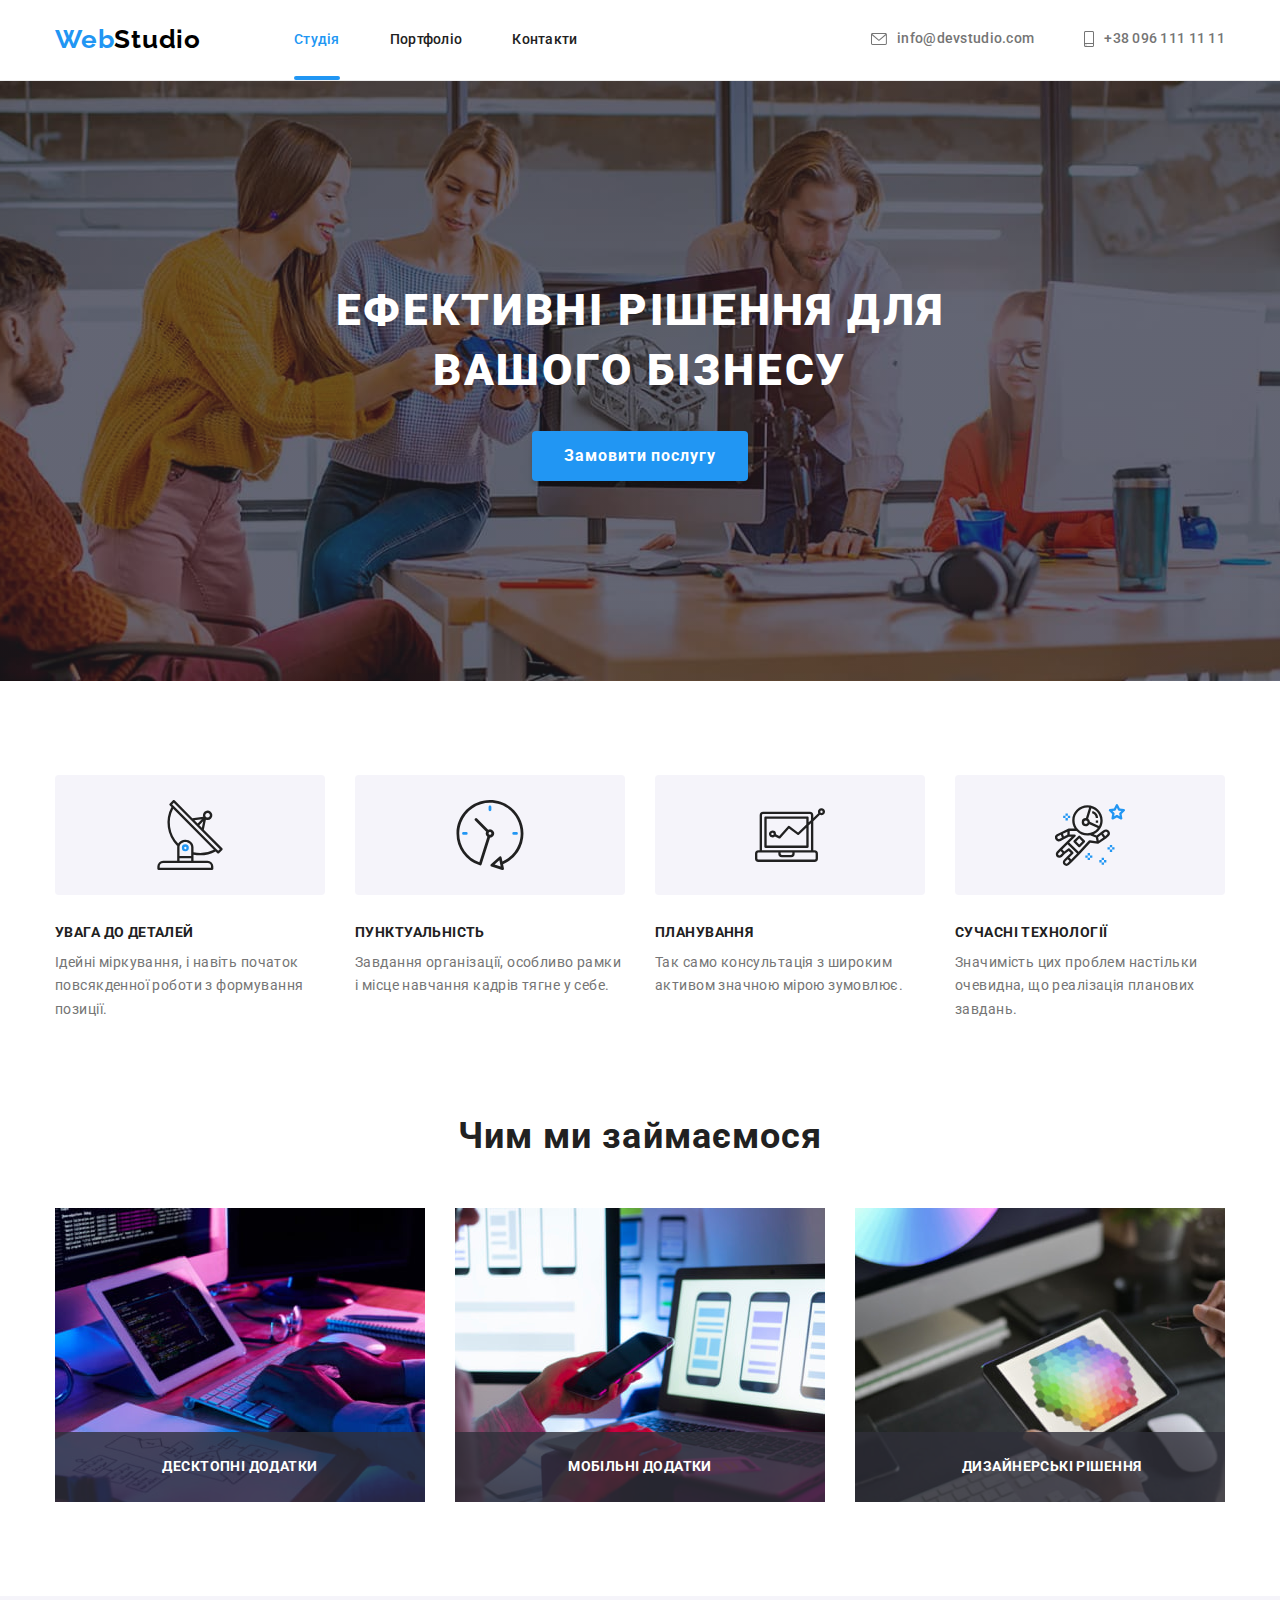
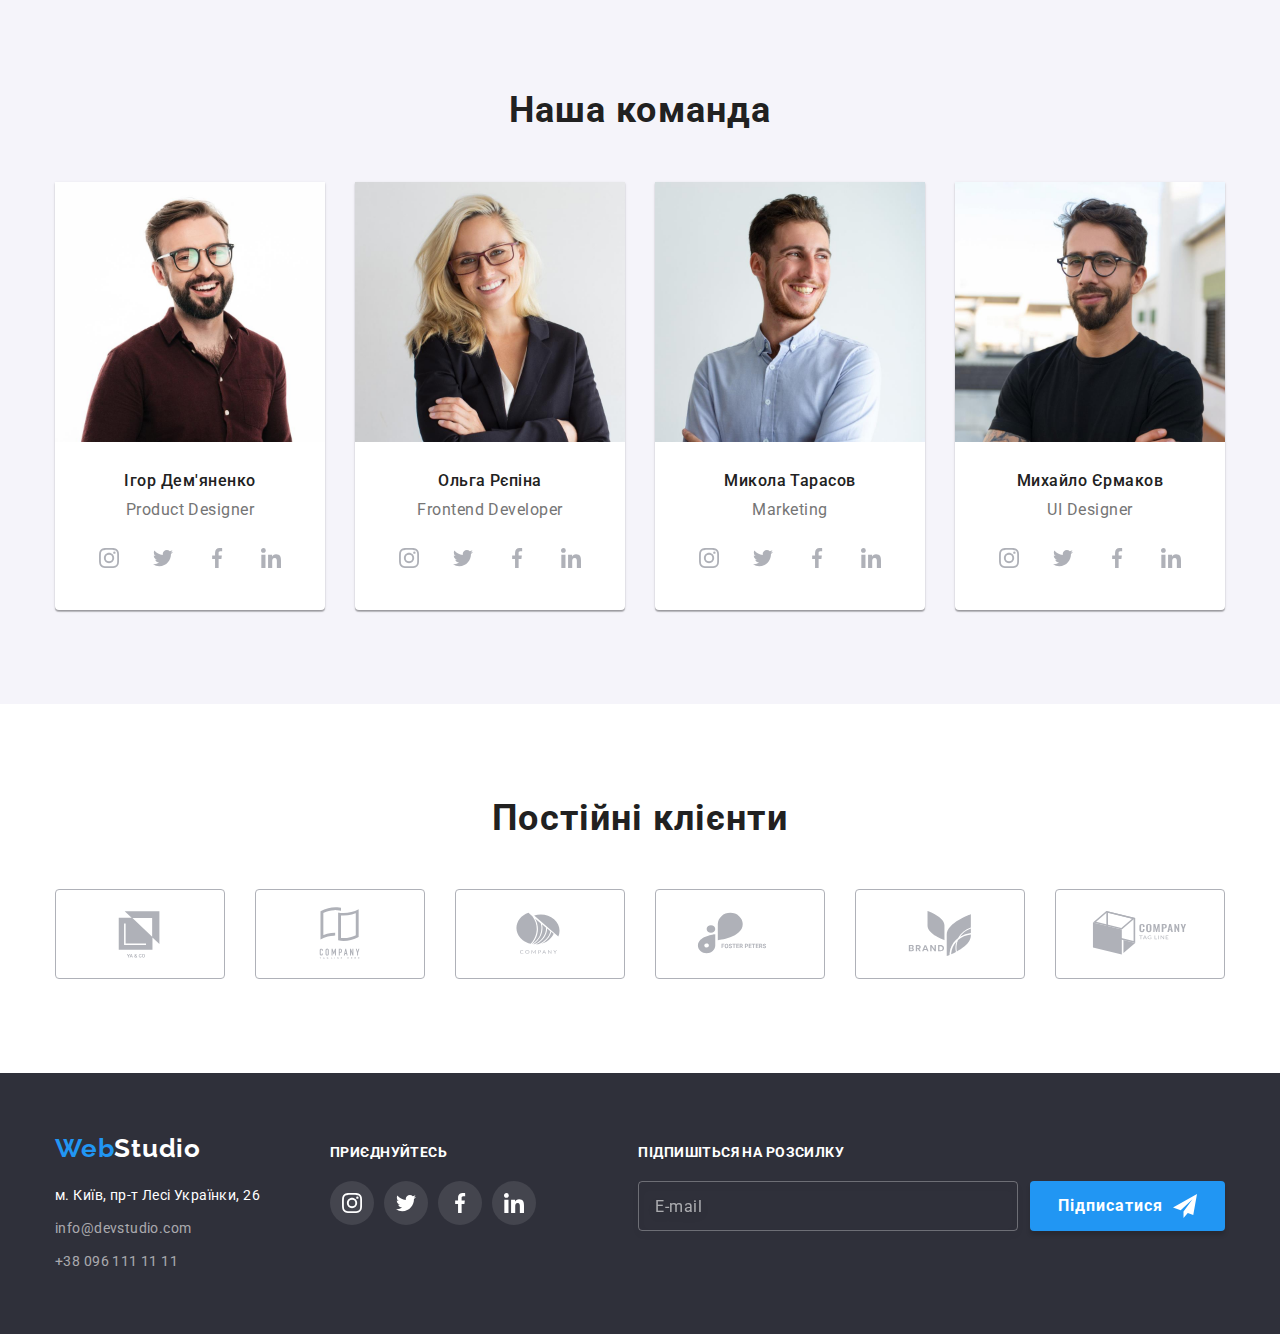
<file: index.html>
<!DOCTYPE html>
<html lang="uk">
  <head>
    <meta charset="UTF-8" />
    <meta http-equiv="X-UA-Compatible" content="IE=edge" />
    <meta name="viewport" content="width=device-width, initial-scale=1.0" />
    <title>WebStudio</title>
    <link rel="preconnect" href="https://fonts.googleapis.com" />
    <link rel="preconnect" href="https://fonts.gstatic.com" crossorigin />
    <link
      href="https://fonts.googleapis.com/css2?family=Raleway:wght@700&family=Roboto:wght@400;500;700;900&display=swap"
      rel="stylesheet"
    />
    <link
      rel="stylesheet"
      href="https://cdnjs.cloudflare.com/ajax/libs/modern-normalize/1.1.0/modern-normalize.min.css"
    />
    <link rel="stylesheet" href="./css/styles.css" />
  </head>

  <body>
    <header class="header">
      <div class="container header-container">
        <div class="logo-container">
          <a class="header-logo link" href="./index.html"
            >Web<span class="header-accent">Studio</span></a
          >
        </div>

        <nav class="header-nav">
          <ul class="header-list list">
            <li class="header-item">
              <a class="current link" href="./index.html">Студія</a>
            </li>
            <li class="header-item">
              <a class="header-link link" href="./portfolio.html">Портфоліо</a>
            </li>
            <li class="header-item">
              <a class="header-link link" href="#">Контакти</a>
            </li>
          </ul>
        </nav>

        <ul class="header-list list">
          <li class="header-item">
            <a class="header-mail link" href="mailto:info@devstudio.com"
              ><svg class="mail-icon" width="16px" height="12px">
                <use href="./img/icons.svg#icon-mail"></use>
              </svg>
              info@devstudio.com</a
            >
          </li>

          <li class="header-item">
            <a class="header-tel link" href="tel:+380961111111">
              <svg class="tel-icon" width="10px" height="16px">
                <use href="./img/icons.svg#icon-tel"></use>
              </svg>
              +38 096 111 11 11</a
            >
          </li>
        </ul>
      </div>
    </header>

    <main>
      <section class="hero">
        <div class="container hero-container">
          <h1 class="hero-title">
            Ефективні рішення для<br />
            вашого бізнесу
          </h1>
          <button class="hero-btn" type="button" data-modal-open>Замовити послугу</button>
        </div>
      </section>

      <section class="skills">
        <div class="container">
          <!--це тимчасовий заголовок-->
          <h2 class="visually-hidden">Skills</h2>

          <ul class="skills-list list">
            <li class="skills-item icon-antenna">
              <h3 class="title">Увага до деталей</h3>
              <p class="skills-text">
                Ідейні міркування, і навіть початок повсякденної роботи з формування позиції.
              </p>
            </li>

            <li class="skills-item icon-clock">
              <h3 class="title">Пунктуальність</h3>
              <p class="skills-text">
                Завдання організації, особливо рамки і місце навчання кадрів тягне у себе.
              </p>
            </li>

            <li class="skills-item icon-vector">
              <h3 class="title">Планування</h3>
              <p class="skills-text">
                Так само консультація з широким активом значною мірою зумовлює.
              </p>
            </li>

            <li class="skills-item icon-astronaut">
              <h3 class="title">Сучасні технології</h3>
              <p class="skills-text">
                Значимість цих проблем настільки очевидна, що реалізація планових завдань.
              </p>
            </li>
          </ul>
        </div>
      </section>

      <section class="hard-skills">
        <div class="container">
          <h2 class="section-title">Чим ми займаємося</h2>
          <ul class="hard-skills-list list">
            <li class="hard-skills-item hard-skills-thumb">
              <img
                class="hard-skills-img"
                src="./img/img2.jpg"
                alt="дизайн"
                width="370"
                height="294"
              />
              <p class="label">десктопні додатки</p>
            </li>

            <li class="hard-skills-item hard-skills-thumb">
              <img
                class="hard-skills-img"
                src="./img/img1.jpg"
                alt="програмування"
                width="370"
                height="294"
              />
              <p class="label">мобільні додатки</p>
            </li>
            <li class="hard-skills-item hard-skills-thumb">
              <img
                class="hard-skills-img"
                src="./img/img3.jpg"
                alt="колір"
                width="370"
                height="294"
              />
              <p class="label">дизайнерські рішення</p>
            </li>
          </ul>
        </div>
      </section>

      <section class="team">
        <div class="container">
          <h2 class="section-title">Наша команда</h2>
          <ul class="team-list list">
            <li class="team-item">
              <img
                class="team-img"
                src="./img/img4.jpg"
                alt="спеціалісти"
                width="270"
                height="260"
              />
              <div class="card-content">
                <h3 class="title">Ігор Дем'яненко</h3>
                <p class="team-text">Product Designer</p>
                <ul class="team-soc-list list">
                  <li class="team-soc-item">
                    <a
                      href=""
                      target="_blank"
                      rel="noopener noreferrer nofollow"
                      class="team-soc-link link"
                    >
                      <svg class="team-soc-icon" width="20" height="20">
                        <use href="./img/icons.svg#icon-instagram"></use>
                      </svg>
                    </a>
                  </li>

                  <li class="team-soc-item">
                    <a
                      href=""
                      target="_blank"
                      rel="noopener noreferrer nofollow"
                      class="team-soc-link link"
                    >
                      <svg class="team-soc-icon" width="20" height="20">
                        <use href="./img/icons.svg#icon-twitter"></use>
                      </svg>
                    </a>
                  </li>

                  <li class="team-soc-item">
                    <a
                      href=""
                      target="_blank"
                      rel="noopener noreferrer nofollow"
                      class="team-soc-link link"
                    >
                      <svg class="team-soc-icon" width="20" height="20">
                        <use href="./img/icons.svg#icon-facebook"></use>
                      </svg>
                    </a>
                  </li>

                  <li class="team-soc-item">
                    <a
                      href=""
                      target="_blank"
                      rel="noopener noreferrer nofollow"
                      class="team-soc-link link"
                    >
                      <svg class="team-soc-icon" width="20" height="20">
                        <use href="./img/icons.svg#icon-linkedin"></use>
                      </svg>
                    </a>
                  </li>
                </ul>
              </div>
            </li>

            <li class="team-item">
              <img
                class="team-img"
                src="./img/img5.jpg"
                alt="спеціалісти"
                width="270"
                height="260"
              />
              <div class="card-content">
                <h3 class="title">Ольга Рєпіна</h3>
                <p class="team-text">Frontend Developer</p>
                <ul class="team-soc-list list">
                  <li class="team-soc-item">
                    <a
                      href=""
                      target="_blank"
                      rel="noopener noreferrer nofollow"
                      class="team-soc-link link"
                    >
                      <svg class="team-soc-icon" width="20" height="20">
                        <use href="./img/icons.svg#icon-instagram"></use>
                      </svg>
                    </a>
                  </li>
                  <li class="team-soc-item">
                    <a
                      href=""
                      target="_blank"
                      rel="noopener noreferrer nofollow"
                      class="team-soc-link link"
                    >
                      <svg class="team-soc-icon" width="20" height="20">
                        <use href="./img/icons.svg#icon-twitter"></use>
                      </svg>
                    </a>
                  </li>
                  <li class="team-soc-item">
                    <a
                      href=""
                      target="_blank"
                      rel="noopener noreferrer nofollow"
                      class="team-soc-link link"
                    >
                      <svg class="team-soc-icon" width="20" height="20">
                        <use href="./img/icons.svg#icon-facebook"></use>
                      </svg>
                    </a>
                  </li>
                  <li class="team-soc-item">
                    <a
                      href=""
                      target="_blank"
                      rel="noopener noreferrer nofollow"
                      class="team-soc-link link"
                    >
                      <svg class="team-soc-icon" width="20" height="20">
                        <use href="./img/icons.svg#icon-linkedin"></use>
                      </svg>
                    </a>
                  </li>
                </ul>
              </div>
            </li>
            <li class="team-item">
              <img
                class="team-img"
                src="./img/img6.jpg"
                alt="спеціалісти"
                width="270"
                height="260"
              />
              <div class="card-content">
                <h3 class="title">Микола Тарасов</h3>
                <p class="team-text">Marketing</p>
                <ul class="team-soc-list list">
                  <li class="team-soc-item">
                    <a
                      href=""
                      target="_blank"
                      rel="noopener noreferrer nofollow"
                      class="team-soc-link link"
                    >
                      <svg class="team-soc-icon" width="20" height="20">
                        <use href="./img/icons.svg#icon-instagram"></use>
                      </svg>
                    </a>
                  </li>
                  <li class="team-soc-item">
                    <a
                      href=""
                      target="_blank"
                      rel="noopener noreferrer nofollow"
                      class="team-soc-link link"
                    >
                      <svg class="team-soc-icon" width="20" height="20">
                        <use href="./img/icons.svg#icon-twitter"></use>
                      </svg>
                    </a>
                  </li>
                  <li class="team-soc-item">
                    <a
                      href=""
                      target="_blank"
                      rel="noopener noreferrer nofollow"
                      class="team-soc-link link"
                    >
                      <svg class="team-soc-icon" width="20" height="20">
                        <use href="./img/icons.svg#icon-facebook"></use>
                      </svg>
                    </a>
                  </li>
                  <li class="team-soc-item">
                    <a
                      href=""
                      target="_blank"
                      rel="noopener noreferrer nofollow"
                      class="team-soc-link link"
                    >
                      <svg class="team-soc-icon" width="20" height="20">
                        <use href="./img/icons.svg#icon-linkedin"></use>
                      </svg>
                    </a>
                  </li>
                </ul>
              </div>
            </li>
            <li class="team-item">
              <img
                class="team-img"
                src="./img/img7.jpg"
                alt="спеціалісти"
                width="270"
                height="260"
              />
              <div class="card-content">
                <h3 class="title">Михайло Єрмаков</h3>
                <p class="team-text">UI Designer</p>
                <ul class="team-soc-list list">
                  <li class="team-soc-item">
                    <a
                      href=""
                      target="_blank"
                      rel="noopener noreferrer nofollow"
                      class="team-soc-link link"
                    >
                      <svg class="team-soc-icon" width="20" height="20">
                        <use href="./img/icons.svg#icon-instagram"></use>
                      </svg>
                    </a>
                  </li>
                  <li class="team-soc-item">
                    <a
                      href=""
                      target="_blank"
                      rel="noopener noreferrer nofollow"
                      class="team-soc-link link"
                    >
                      <svg class="team-soc-icon" width="20" height="20">
                        <use href="./img/icons.svg#icon-twitter"></use>
                      </svg>
                    </a>
                  </li>
                  <li class="team-soc-item">
                    <a
                      href=""
                      target="_blank"
                      rel="noopener noreferrer nofollow"
                      class="team-soc-link link"
                    >
                      <svg class="team-soc-icon" width="20" height="20">
                        <use href="./img/icons.svg#icon-facebook"></use>
                      </svg>
                    </a>
                  </li>
                  <li class="team-soc-item">
                    <a
                      href=""
                      target="_blank"
                      rel="noopener noreferrer nofollow"
                      class="team-soc-link link"
                    >
                      <svg class="team-soc-icon" width="20" height="20">
                        <use href="./img/icons.svg#icon-linkedin"></use>
                      </svg>
                    </a>
                  </li>
                </ul>
              </div>
            </li>
          </ul>
        </div>
      </section>

      <section class="customers">
        <div class="container">
          <h2 class="customers-title">Постійні клієнти</h2>

          <ul class="customers-list list">
            <li class="customers-item">
              <a href="" class="customers-link link company1"
                ><svg class="customers-icon" width="106px" height="60px">
                  <use href="./img/icons.svg#icon-company1"></use>
                </svg>
              </a>
            </li>
            <li class="customers-item">
              <a href="" class="customers-link link company2"
                ><svg class="customers-icon" width="106px" height="60px">
                  <use href="./img/icons.svg#icon-company2"></use>
                </svg>
              </a>
            </li>
            <li class="customers-item">
              <a href="" class="customers-link link company3"
                ><svg class="customers-icon" width="106px" height="60px">
                  <use href="./img/icons.svg#icon-company3"></use>
                </svg>
              </a>
            </li>
            <li class="customers-item">
              <a href="" class="customers-link link company4"
                ><svg class="customers-icon" width="106px" height="60px">
                  <use href="./img/icons.svg#icon-company4"></use>
                </svg>
              </a>
            </li>
            <li class="customers-item">
              <a href="" class="customers-link link company5"
                ><svg class="customers-icon" width="106px" height="60px">
                  <use href="./img/icons.svg#icon-company5"></use>
                </svg>
              </a>
            </li>
            <li class="customers-item">
              <a href="" class="customers-link link company6"
                ><svg class="customers-icon" width="106px" height="60px">
                  <use href="./img/icons.svg#icon-company6"></use>
                </svg>
              </a>
            </li>
          </ul>
        </div>
      </section>
    </main>

    <footer class="footer">
      <div class="container">
        <div class="footer-wrap">
          <div class="left-colum-footer">
            <div class="footer-logo-container">
              <a class="footer-logo link logo" href="./index.html"
                >Web<span class="footer-accent logo">Studio</span></a
              >
            </div>

            <address class="footer-address address">
              <ul class="footer-list list">
                <li class="footer-item">
                  <a
                    class="footer-address-link link"
                    href="https://goo.gl/maps/2cS7J5UMyUZvYSdT6"
                    target="_blank"
                    rel="noopener noreferrer nofollow"
                    >м. Київ, пр-т Лесі Українки, 26</a
                  >
                </li>
                <li class="footer-item">
                  <a class="footer-mail link" href="mailto:info@devstudio.com"
                    >info@devstudio.com</a
                  >
                </li>
                <li class="footer-item">
                  <a class="footer-tel link" href="tel:+380961111111">+38 096 111 11 11</a>
                </li>
              </ul>
            </address>
          </div>

          <div class="right-colum-footer">
            <p class="footer-text">приєднуйтесь</p>
            <ul class="footer-soc-list list">
              <li class="footer-soc-item">
                <a
                  href=""
                  target="_blank"
                  rel="noopener noreferre nofollow"
                  class="footer-soc-link link"
                  ><svg class="footer-soc-icon" width="20" height="20">
                    <use href="./img/icons.svg#icon-instagram"></use>
                  </svg>
                </a>
              </li>

              <li class="footer-soc-item">
                <a
                  href=""
                  target="_blank"
                  rel="noopener noreferre nofollow"
                  class="footer-soc-link link"
                >
                  <svg class="footer-soc-icon" width="20" height="20">
                    <use href="./img/icons.svg#icon-twitter"></use>
                  </svg>
                </a>
              </li>

              <li class="footer-soc-item">
                <a
                  href=""
                  target="_blank"
                  rel="noopener noreferre nofollow"
                  class="footer-soc-link link"
                >
                  <svg class="footer-soc-icon" width="20" height="20">
                    <use href="./img/icons.svg#icon-facebook"></use>
                  </svg>
                </a>
              </li>

              <li class="footer-soc-item">
                <a
                  href=""
                  target="_blank"
                  rel="noopener noreferre nofollow"
                  class="footer-soc-link link"
                >
                  <svg class="footer-soc-icon" width="20" height="20">
                    <use href="./img/icons.svg#icon-linkedin"></use>
                  </svg>
                </a>
              </li>
            </ul>
          </div>

          <div class="form-colum-footer">
            <form class="footer-form">
              <label for="mail" class="footer-label"> Підпишіться на розсилку </label>
              <div class="footer-field">
                <input
                  type="email"
                  name="mail"
                  id="mail"
                  placeholder="E-mail"
                  class="footer-input"
                />
                <button type="submit" class="footer-btn">
                  Підписатися
                  <svg class="send-icon" width="24" height="24">
                    <use href="./img/icons.svg#icon-send"></use>
                  </svg>
                </button>
              </div>
            </form>
          </div>
        </div>
      </div>
    </footer>

    <div class="backdrop is-hidden" data-modal>
      <div class="modal">
        <button type="button" class="modal-close" data-modal-close>
          <svg class="modal-close-icon" width="18px" height="18px">
            <use href="./img/icons.svg#icon-modal-close"></use>
          </svg>
        </button>

        <p class="modal-title">Залиште свої дані, ми вам передзвонимо</p>

        <form class="modal-form">
          <div class="modal-field">
            <label for="name" class="modal-label">Ім'я</label>
            <div class="input-wrap">
              <input type="text" name="name" id="name" class="modal-input" />
              <svg class="modal-input-icon" width="18" height="18">
                <use href="./img/icons.svg#icon-person"></use>
              </svg>
            </div>
          </div>

          <div class="modal-field">
            <label for="tel" class="modal-label">Телефон</label>
            <div class="input-wrap">
              <input type="tel" name="tel" id="tel" class="modal-input" />
              <svg class="modal-input-icon" width="18" height="18">
                <use href="./img/icons.svg#icon-phone"></use>
              </svg>
            </div>
          </div>

          <div class="modal-field">
            <label for="mail" class="modal-label">Пошта</label>
            <div class="input-wrap">
              <input type="email" name="mail" id="mail" class="modal-input" />
              <svg class="modal-input-icon" width="18" height="18">
                <use href="./img/icons.svg#icon-email"></use>
              </svg>
            </div>
          </div>

          <div class="modal-field">
            <label for="comment" class="modal-label">Коментар</label>
            <textarea
              name="comment"
              id="comment"
              class="comment-area"
              placeholder="Введіть текст"
            ></textarea>
          </div>

          <div class="modal-field modal-field-check">
            <input
              type="checkbox"
              name="privacy"
              id="privacy"
              class="input-check visually-hidden"
            />
            <label for="privacy" class="check-text"
              ><span
                ><svg class="check-icon" width="16" height="15">
                  <use href="./img/icons.svg#icon-check"></use>
                </svg> </span
              >Погоджуюся з розсилкою та приймаю
              <a href="#" class="check-link">Умови договору </a>
            </label>
          </div>
          <button type="submit" class="modal-btn">Відправити</button>
        </form>
      </div>
    </div>
    <script src="./js/modal.js"></script>
  </body>
</html>
</file>
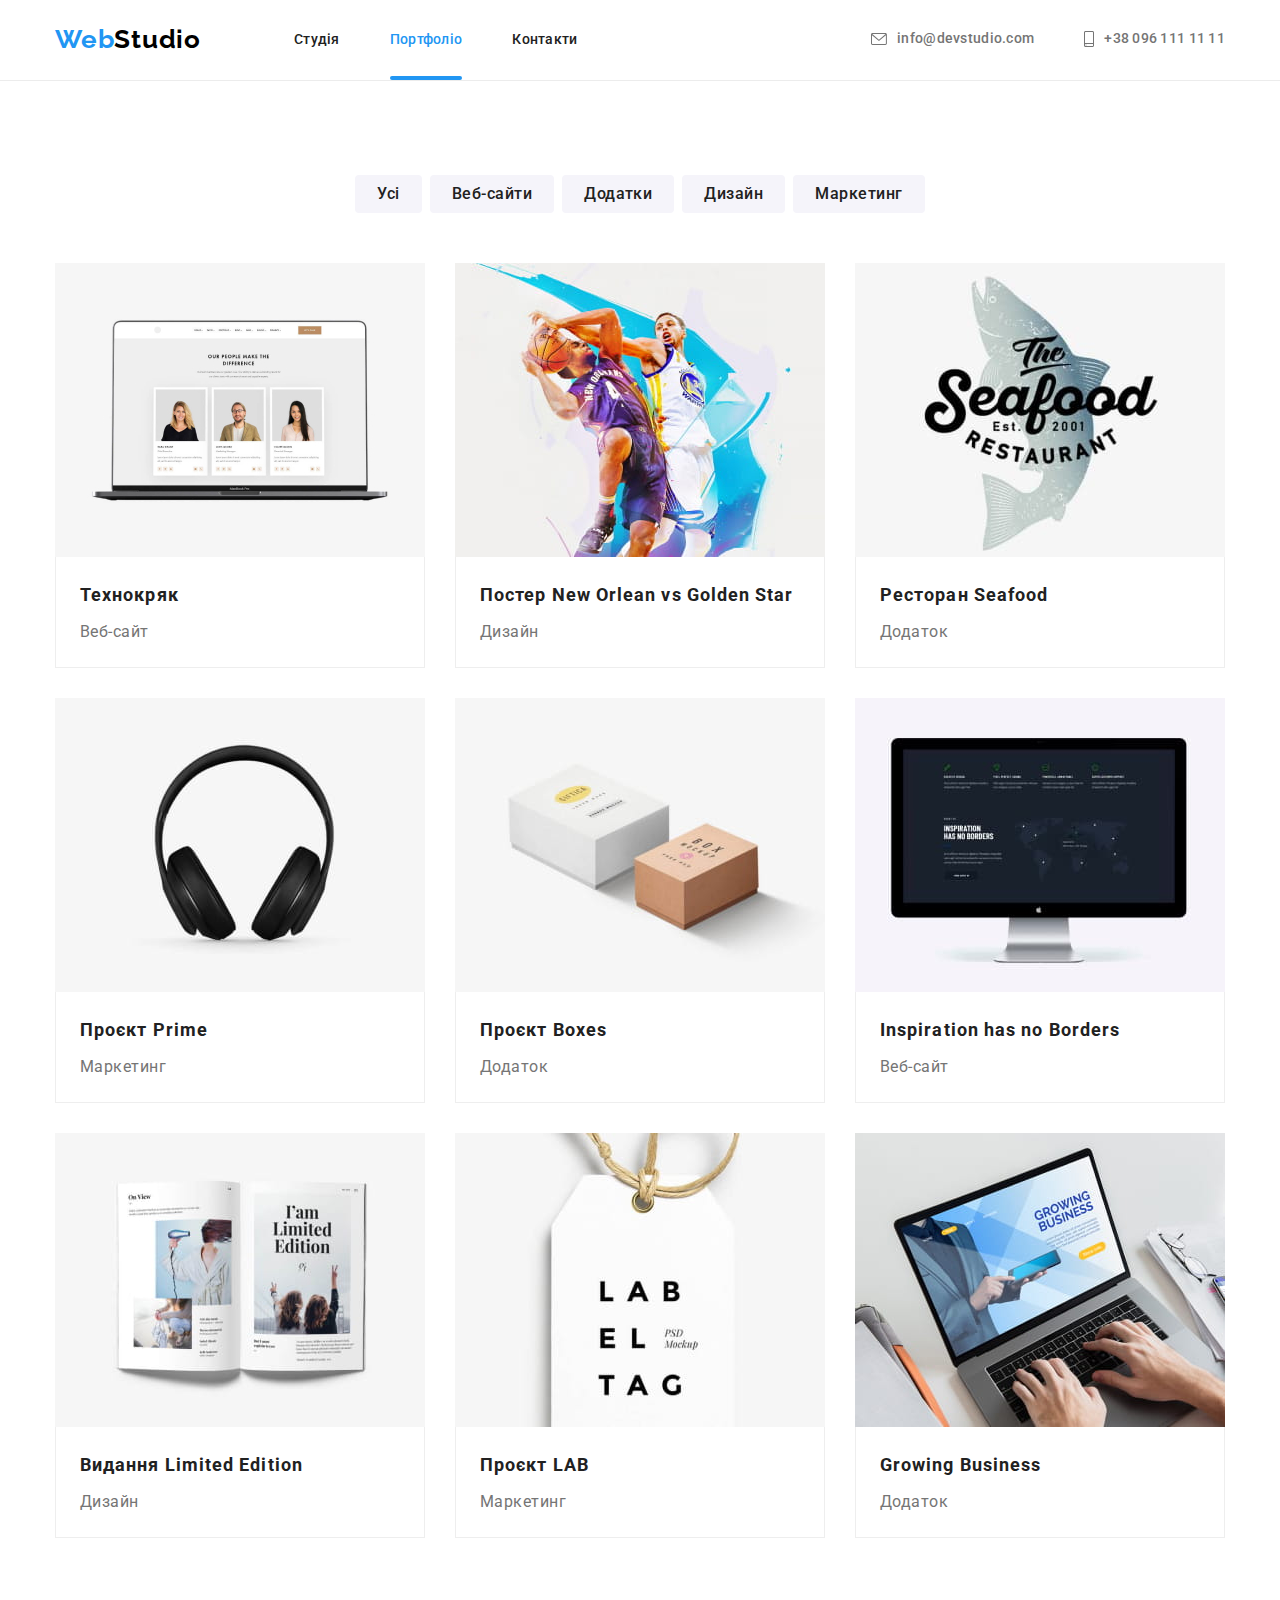
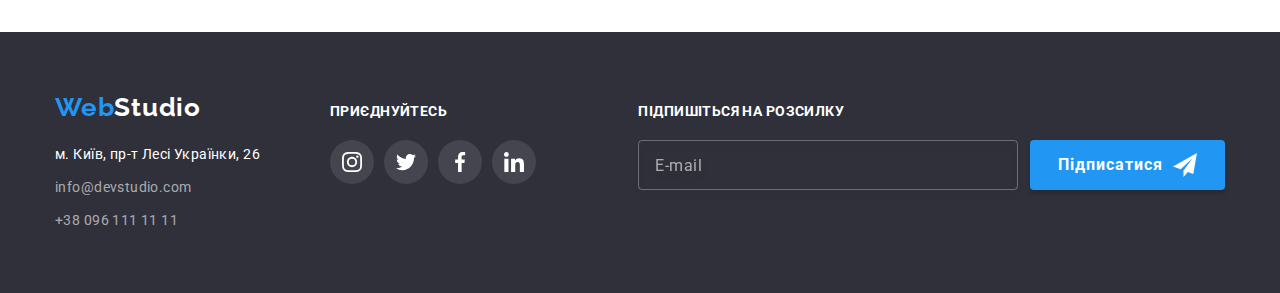
<file: portfolio.html>
<!DOCTYPE html>
<html lang="uk">
  <head>
    <meta charset="UTF-8" />
    <meta http-equiv="X-UA-Compatible" content="IE=edge" />
    <meta name="viewport" content="width=device-width, initial-scale=1.0" />
    <title>WebStudio</title>
    <link rel="preconnect" href="https://fonts.googleapis.com" />
    <link rel="preconnect" href="https://fonts.gstatic.com" crossorigin />
    <link
      href="https://fonts.googleapis.com/css2?family=Raleway:wght@700&family=Roboto:wght@400;500;700;900&display=swap"
      rel="stylesheet"
    />
    <link
      rel="stylesheet"
      href="https://cdnjs.cloudflare.com/ajax/libs/modern-normalize/1.1.0/modern-normalize.min.css"
    />
    <link rel="stylesheet" href="./css/styles.css" />
  </head>

  <body>
    <header class="header">
      <div class="container header-container">
        <div class="logo-container">
          <a class="header-logo link" href="./index.html"
            >Web<span class="header-accent">Studio</span></a
          >
        </div>

        <nav class="header-nav">
          <ul class="header-list list">
            <li class="header-item">
              <a class="header-link link" href="./index.html">Студія</a>
            </li>
            <li class="header-item">
              <a class="current link" href="./index.html">Портфоліо</a>
            </li>
            <li class="header-item">
              <a class="header-link link" href="#">Контакти</a>
            </li>
          </ul>
        </nav>

        <ul class="header-list list">
          <li class="header-item">
            <a class="header-mail link" href="mailto:info@devstudio.com"
              ><svg class="mail-icon" width="16px" height="12px">
                <use href="./img/icons.svg#icon-mail"></use>
              </svg>
              info@devstudio.com</a
            >
          </li>

          <li class="header-item">
            <a class="header-tel link" href="tel:+380961111111">
              <svg class="tel-icon" width="10px" height="16px">
                <use href="./img/icons.svg#icon-tel"></use>
              </svg>
              +38 096 111 11 11</a
            >
          </li>
        </ul>
      </div>
    </header>

    <main>
      <section class="portfolio-hero">
        <h1 class="visually-hidden">Портфоліо</h1>
        <div class="container">
          <ul class="hero-list list">
            <li class="hero-item">
              <button class="portfolio-btn" type="button">Усі</button>
            </li>
            <li class="hero-item">
              <button class="portfolio-btn" type="button">Веб-сайти</button>
            </li>
            <li class="hero-item">
              <button class="portfolio-btn" type="button">Додатки</button>
            </li>
            <li class="hero-item">
              <button class="portfolio-btn" type="button">Дизайн</button>
            </li>
            <li class="hero-item">
              <button class="portfolio-btn" type="button">Маркетинг</button>
            </li>
          </ul>

          <ul class="img-list list">
            <li class="portfolio-item">
              <a class="portfolio-link link" href="">
                <div class="portfolio-top-wrap">
                  <img
                    class="portfolio-img"
                    src="./img/portfolio.1.jpg"
                    alt="Веб-сайт на ноутбуці"
                    width="370"
                  />
                  <p class="portfolio-top-text">
                    Ресурс пропонує комплексні пропозиції з різним рівнем функціоналу та сервісів.
                    Все це дозволить відвідувачу отримати вичерпні відомості про компанію чи
                    приватну особу.
                  </p>
                </div>

                <div class="card-content">
                  <h2 class="title">Технокряк</h2>
                  <p class="text">Веб-сайт</p>
                </div>
              </a>
            </li>

            <li class="portfolio-item">
              <a class="portfolio-link link" href="">
                <div class="portfolio-top-wrap">
                  <img
                    class="portfolio-img"
                    src="./img/portfolio.2.jpg"
                    alt="баскетбольний постер"
                    width="370"
                  />
                  <p class="portfolio-top-text">
                    Ресурс пропонує комплексні пропозиції з різним рівнем функціоналу та сервісів.
                    Все це дозволить відвідувачу отримати вичерпні відомості про компанію чи
                    приватну особу.
                  </p>
                </div>
                <div class="card-content">
                  <h2 class="title">Постер New Orlean vs Golden Star</h2>
                  <p class="text">Дизайн</p>
                </div>
              </a>
            </li>

            <li class="portfolio-item">
              <a class="portfolio-link link" href="">
                <div class="portfolio-top-wrap">
                  <img
                    class="portfolio-img"
                    src="./img/portfolio.3.jpg"
                    alt="ресторан морепродуктів"
                    width="370"
                  />
                  <p class="portfolio-top-text">
                    Ресурс пропонує комплексні пропозиції з різним рівнем функціоналу та сервісів.
                    Все це дозволить відвідувачу отримати вичерпні відомості про компанію чи
                    приватну особу.
                  </p>
                </div>
                <div class="card-content">
                  <h2 class="title">Ресторан Seafood</h2>
                  <p class="text">Додаток</p>
                </div>
              </a>
            </li>

            <li class="portfolio-item">
              <a class="portfolio-link link" href="">
                <div class="portfolio-top-wrap">
                  <img
                    class="portfolio-img"
                    src="./img/portfolio.4.jpg"
                    alt="навушники"
                    width="370"
                  />
                  <p class="portfolio-top-text">
                    Ресурс пропонує комплексні пропозиції з різним рівнем функціоналу та сервісів.
                    Все це дозволить відвідувачу отримати вичерпні відомості про компанію чи
                    приватну особу.
                  </p>
                </div>
                <div class="card-content">
                  <h2 class="title">Проєкт Prime</h2>
                  <p class="text">Маркетинг</p>
                </div>
              </a>
            </li>

            <li class="portfolio-item">
              <a class="portfolio-link link" href="">
                <div class="portfolio-top-wrap">
                  <img
                    class="portfolio-img"
                    src="./img/portfolio.5.jpg"
                    alt="коробки"
                    width="370"
                  />
                  <p class="portfolio-top-text">
                    Ресурс пропонує комплексні пропозиції з різним рівнем функціоналу та сервісів.
                    Все це дозволить відвідувачу отримати вичерпні відомості про компанію чи
                    приватну особу.
                  </p>
                </div>
                <div class="card-content">
                  <h2 class="title">Проєкт Boxes</h2>
                  <p class="text">Додаток</p>
                </div>
              </a>
            </li>

            <li class="portfolio-item">
              <a class="portfolio-link link" href="">
                <div class="portfolio-top-wrap">
                  <img
                    class="portfolio-img"
                    src="./img/portfolio.6.jpg"
                    alt="веб-сайт на моніторі"
                    width="370"
                  />
                  <p class="portfolio-top-text">
                    Ресурс пропонує комплексні пропозиції з різним рівнем функціоналу та сервісів.
                    Все це дозволить відвідувачу отримати вичерпні відомості про компанію чи
                    приватну особу.
                  </p>
                </div>
                <div class="card-content">
                  <h2 class="title">Inspiration has no Borders</h2>
                  <p class="text">Веб-сайт</p>
                </div>
              </a>
            </li>

            <li class="portfolio-item">
              <a class="portfolio-link link" href="">
                <div class="portfolio-top-wrap">
                  <img class="portfolio-img" src="./img/portfolio.7.jpg" alt="журнал" width="370" />
                  <p class="portfolio-top-text">
                    Ресурс пропонує комплексні пропозиції з різним рівнем функціоналу та сервісів.
                    Все це дозволить відвідувачу отримати вичерпні відомості про компанію чи
                    приватну особу.
                  </p>
                </div>
                <div class="card-content">
                  <h2 class="title">Видання Limited Edition</h2>
                  <p class="text">Дизайн</p>
                </div>
              </a>
            </li>

            <li class="portfolio-item">
              <a class="portfolio-link link" href="">
                <div class="portfolio-top-wrap">
                  <img class="portfolio-img" src="./img/portfolio.8.jpg" alt="ярлик" width="370" />
                  <p class="portfolio-top-text">
                    Ресурс пропонує комплексні пропозиції з різним рівнем функціоналу та сервісів.
                    Все це дозволить відвідувачу отримати вичерпні відомості про компанію чи
                    приватну особу.
                  </p>
                </div>
                <div class="card-content">
                  <h2 class="title">Проєкт LAB</h2>
                  <p class="text">Маркетинг</p>
                </div>
              </a>
            </li>

            <li class="portfolio-item">
              <a class="portfolio-link link" href="">
                <div class="portfolio-top-wrap">
                  <img
                    class="portfolio-img"
                    src="./img/portfolio.9.jpg"
                    alt="додаток для бізнесу"
                    width="370"
                  />
                  <p class="portfolio-top-text">
                    Ресурс пропонує комплексні пропозиції з різним рівнем функціоналу та сервісів.
                    Все це дозволить відвідувачу отримати вичерпні відомості про компанію чи
                    приватну особу.
                  </p>
                </div>
                <div class="card-content">
                  <h2 class="title">Growing Business</h2>
                  <p class="text">Додаток</p>
                </div>
              </a>
            </li>
          </ul>
        </div>
      </section>
    </main>

    <footer class="footer">
      <div class="container">
        <div class="footer-wrap">
          <div class="left-colum-footer">
            <div class="footer-logo-container">
              <a class="footer-logo link logo" href="./index.html"
                >Web<span class="footer-accent logo">Studio</span></a
              >
            </div>

            <address class="footer-address address">
              <ul class="footer-list list">
                <li class="footer-item">
                  <a
                    class="footer-address-link link"
                    href="https://goo.gl/maps/2cS7J5UMyUZvYSdT6"
                    target="_blank"
                    rel="noopener noreferrer nofollow"
                    >м. Київ, пр-т Лесі Українки, 26</a
                  >
                </li>
                <li class="footer-item">
                  <a class="footer-mail link" href="mailto:info@devstudio.com"
                    >info@devstudio.com</a
                  >
                </li>
                <li class="footer-item">
                  <a class="footer-tel link" href="tel:+380961111111">+38 096 111 11 11</a>
                </li>
              </ul>
            </address>
          </div>

          <div class="right-colum-footer">
            <p class="footer-text">приєднуйтесь</p>
            <ul class="footer-soc-list list">
              <li class="footer-soc-item">
                <a
                  href=""
                  target="_blank"
                  rel="noopener noreferre nofollow"
                  class="footer-soc-link link"
                  ><svg class="footer-soc-icon" width="20" height="20">
                    <use href="./img/icons.svg#icon-instagram"></use>
                  </svg>
                </a>
              </li>

              <li class="footer-soc-item">
                <a
                  href=""
                  target="_blank"
                  rel="noopener noreferre nofollow"
                  class="footer-soc-link link"
                >
                  <svg class="footer-soc-icon" width="20" height="20">
                    <use href="./img/icons.svg#icon-twitter"></use>
                  </svg>
                </a>
              </li>

              <li class="footer-soc-item">
                <a
                  href=""
                  target="_blank"
                  rel="noopener noreferre nofollow"
                  class="footer-soc-link link"
                >
                  <svg class="footer-soc-icon" width="20" height="20">
                    <use href="./img/icons.svg#icon-facebook"></use>
                  </svg>
                </a>
              </li>

              <li class="footer-soc-item">
                <a
                  href=""
                  target="_blank"
                  rel="noopener noreferre nofollow"
                  class="footer-soc-link link"
                >
                  <svg class="footer-soc-icon" width="20" height="20">
                    <use href="./img/icons.svg#icon-linkedin"></use>
                  </svg>
                </a>
              </li>
            </ul>
          </div>

          <div class="form-colum-footer">
            <form class="footer-form">
              <label for="mail" class="footer-label"> Підпишіться на розсилку </label>
              <div class="footer-field">
                <input
                  type="email"
                  name="mail"
                  id="mail"
                  placeholder="E-mail"
                  class="footer-input"
                />
                <button type="submit" class="footer-btn">
                  Підписатися
                  <svg class="send-icon" width="24" height="24">
                    <use href="./img/icons.svg#icon-send"></use>
                  </svg>
                </button>
              </div>
            </form>
          </div>
        </div>
      </div>
    </footer>
  </body>
</html>
</file>
<file: css/styles.css>
:root {
  --primary-text-color: #757575;
  --title-text-color: #212121;
  --accent-color: #2196f3;
  --primary-white-color: #ffffff;
}

h1,
h2,
h3,
p {
  margin: 0;
}

ul,
ol {
  margin: 0;
  padding-left: 0;
}

img {
  display: block;
  max-width: 100%;
  height: auto;
}

button {
  cursor: pointer;
}

.address {
  font-style: normal;
}

body {
  font-family: roboto, sans-serif;
  background-color: var(--primary-white-color);
  color: var(--primary-text-color);
}

textarea {
  resize: none;
}

.list {
  list-style: none;

  padding: 0;
  margin: 0;
}

.link {
  text-decoration: none;
}

.section-title {
  font-weight: 700;
  font-size: 36px;
  line-height: 1.16;
  text-align: center;
  letter-spacing: 0.03em;
  color: var(--title-text-color);
}

.visually-hidden {
  position: absolute;
  white-space: nowrap;
  width: 1px;
  height: 1px;
  overflow: hidden;
  border: 0;
  padding: 0;
  clip: rect(0 0 0 0);
  clip-path: inset(50%);
  margin: -1px;
}

.container {
  /* outline: 1px solid red; */
  width: 1200px;
  padding-left: 15px;
  padding-right: 15px;
  margin: 0 auto;
}

/*____________HEADER____________*/

.header {
  border: 1px solid #ececec;
  border-top-width: 0;
  border-left-width: 0;
  border-right-width: 0;

  padding-top: 24px;
  padding-bottom: 25px;
}

.header-logo {
  font-family: 'Raleway';
  font-weight: 700;
  font-size: 26px;
  line-height: 1.19;
  letter-spacing: 0.03em;
  color: var(--accent-color);
}

.header-accent {
  font-family: 'Raleway';
  font-weight: 700;
  font-size: 26px;
  line-height: 1.19;
  letter-spacing: 0.03em;
  color: #000000;
}

.header-logo {
  margin-right: 93px;
}

.header-link {
  font-weight: 500;
  font-size: 14px;
  line-height: 1.14;
  letter-spacing: 0.02em;
  color: var(--title-text-color);
  transition: color 200ms cubic-bezier(0.4, 0, 0.2, 1);
}

.header-link:hover,
.header-link:focus {
  color: var(--accent-color);
}

.header-container {
  display: flex;
  align-items: center;
}

.header-list {
  display: flex;
  margin-left: auto;
}

.header-item + .header-item {
  margin-left: 50px;
}

.current {
  font-weight: 500;
  font-size: 14px;
  line-height: 1.14px;
  letter-spacing: 0.02em;
  color: var(--accent-color);
  padding-bottom: 33px;

  position: relative;
}

.current::after {
  content: '';
  display: block;
  width: 100%;
  background-color: #2196f3;
  border-radius: 2px;
  height: 4px;

  position: absolute;
  bottom: 0;
}

.header-tel {
  font-weight: 500;
  font-size: 14px;
  line-height: 1.14;
  letter-spacing: 0.02em;
  color: var(--primary-text-color);

  display: flex;
  align-items: center;

  transition: color 250ms cubic-bezier(0.4, 0, 0.2, 1);
}

.tel-icon {
  fill: #757575;
  margin-right: 10px;
  transition: fill 250ms cubic-bezier(0.4, 0, 0.2, 1);
}

.header-tel:hover,
.header-tel:focus {
  color: var(--accent-color);
}

.header-tel:hover .tel-icon {
  fill: #2196f3;
}

.header-tel:focus .tel-icon {
  fill: #2196f3;
}

.header-mail {
  font-weight: 500;
  font-size: 14px;
  line-height: 1.14;
  letter-spacing: 0.02em;
  color: var(--primary-text-color);

  display: flex;
  align-items: center;

  transition: color 250ms cubic-bezier(0.4, 0, 0.2, 1);
}

.mail-icon {
  fill: #757575;
  margin-right: 10px;
  transition: fill 250ms cubic-bezier(0.4, 0, 0.2, 1);
}

.header-mail:hover,
.header-mail:focus {
  color: var(--accent-color);
}

.header-mail:hover .mail-icon {
  fill: var(--accent-color);
}

.header-mail:focus .mail-icon {
  fill: var(--accent-color);
}

/*___________HERO___________*/

.hero {
  background: #2f303a;
  text-align: center;
  padding-bottom: 200px;
  padding-top: 200px;

  background-image: linear-gradient(rgba(47, 48, 58, 0.4), rgba(47, 48, 58, 0.4)),
    url(../img/hero-bg.jpg);
  background-repeat: no-repeat;
  background-position: center;
  background-size: cover;
}

.hero-title {
  margin-bottom: 30px;

  font-weight: 900;
  font-size: 44px;
  line-height: 1.36;
  text-align: center;
  letter-spacing: 0.06em;
  text-transform: uppercase;
  color: var(--primary-white-color);
}

.hero-btn {
  font-family: 'Roboto';
  font-style: normal;
  font-weight: 700;
  font-size: 16px;
  line-height: 1.87;
  display: flex;
  align-items: center;
  text-align: center;
  letter-spacing: 0.06em;
  color: var(--primary-white-color);
  background: var(--accent-color);
  box-shadow: 0px 4px 4px rgba(0, 0, 0, 0.15);
  border-radius: 4px;
  cursor: pointer;
  border: 0;

  min-width: 216px;
  height: 50px;

  margin: 0 auto;
  display: block;
}

/*___________SEKTION-SKILLS__________*/

.skills {
  padding-top: 94px;
  padding-bottom: 94px;

  background-color: var(--primary-white-color);
  text-align: left;
}

.skills-list {
  display: flex;
}

.skills-list .title {
  margin-top: 0;
  margin-bottom: 10px;

  font-weight: 700;
  font-size: 14px;
  line-height: 1.14;
  letter-spacing: 0.03em;
  text-transform: uppercase;
  color: var(--title-text-color);
}

.skills-item + .skills-item {
  margin-left: 30px;
}

.skills-item {
  width: 270px;
}

.skills-item::before {
  display: block;
  content: '';
  height: 120px;
  margin-bottom: 30px;
  background-repeat: no-repeat;
  background-position: center;
  background-size: auto;
  background-color: #f5f4fa;
  border-radius: 4px;
}

.icon-antenna::before {
  background-image: url(../img/antenna.svg);
}

.icon-clock::before {
  background-image: url(../img/clock.svg);
}

.icon-vector::before {
  background-image: url(../img/vector.svg);
}

.icon-astronaut::before {
  background-image: url(../img/astronaut.svg);
}

.skills-text {
  margin-top: 0;
  margin-bottom: 0;

  font-size: 14px;
  line-height: 1.71;
  letter-spacing: 0.03em;
  color: var(--primary-text-color);
}

/*______________________HARD-SKILLS________________*/
.hard-skills {
  padding-bottom: 94px;
}

.hard-skills .section-title {
  margin-top: 0;
  margin-bottom: 50px;

  font-size: 36px;
  line-height: 1.16;
  text-align: center;
  letter-spacing: 0.03em;
  color: var(--title-text-color);
}

.hard-skills-list {
  display: flex;
}
.hard-skills-item + .hard-skills-item {
  margin-left: 30px;
}

.hard-skills-thumb {
  position: relative;
}

.label {
  position: absolute;
  right: 0;
  bottom: 0;
  left: 0;
  padding: 27px 107px;

  font-weight: 700;
  font-size: 14px;
  line-height: 1.14;
  text-align: center;
  letter-spacing: 0.03em;
  text-transform: uppercase;
  color: #ffffff;
  background: rgba(47, 48, 58, 0.8);
  white-space: nowrap;
}

/*_________________SECTION-TEAM____________*/
.team {
  padding-top: 94px;
  padding-bottom: 94px;

  background-color: #f5f4fa;
}

.team .section-title {
  margin-top: 0;
  margin-bottom: 50px;

  font-size: 36px;
  line-height: 1.16;
  text-align: center;
  letter-spacing: 0.03em;
  color: var(--title-text-color);
}

.team-list {
  display: flex;
}

.team-item {
  width: 270px;
  background-color: var(--primary-white-color);
  box-shadow: 0px 1px 3px rgba(0, 0, 0, 0.12), 0px 1px 1px rgba(0, 0, 0, 0.14),
    0px 2px 1px rgba(0, 0, 0, 0.2);
  border-radius: 0px 0px 4px 4px;
}

.team-item + .team-item {
  margin-left: 30px;
}

.team-item .card-content {
  padding-top: 30px;
  padding-bottom: 30px;
}

.team-img {
  margin-top: 0;
  margin-bottom: 0;
}

.team-list .title {
  font-weight: 500;
  font-size: 16px;
  line-height: 1.18;
  text-align: center;
  letter-spacing: 0.03em;
  color: var(--title-text-color);
}

.team-text {
  margin-top: 10px;
  margin-bottom: 16px;

  font-size: 16px;
  line-height: 1.18;
  text-align: center;
  letter-spacing: 0.03em;
  color: var(--primary-text-color);
}

.team-soc-list {
  display: flex;
  justify-content: center;
  gap: 10px;
}

.team-soc-item {
  width: 44px;
  height: 44px;
}

.team-soc-link {
  width: 100%;
  height: 100%;

  background-color: #ffffff;
  border-radius: 50%;

  display: flex;
  align-items: center;
  justify-content: center;

  transition: background-color 250ms cubic-bezier(0.4, 0, 0.2, 1);
}

.team-soc-icon {
  fill: #afb1b8;
  transition: fill 250ms cubic-bezier(0.4, 0, 0.2, 1);
}

.team-soc-link:hover,
.team-soc-link:focus {
  background-color: var(--accent-color);
}

.team-soc-link:focus .team-soc-icon {
  fill: #ffffff;
}

.team-soc-link:hover .team-soc-icon {
  fill: #ffffff;
}

/* ________________SECTION-CUSTOMERS_________________ */

.customers {
  padding-top: 94px;
  padding-bottom: 94px;
}

.customers-title {
  font-size: 36px;
  line-height: 1.16;
  text-align: center;
  letter-spacing: 0.03em;

  color: var(--title-text-color);

  margin-bottom: 50px;
}

.customers-list {
  display: flex;
  gap: 30px;
}

.customers-item {
  width: calc((100% - 150px) / 6);
  height: 90px;
}

.customers-link {
  width: 100%;
  height: 100%;
  border: 1px solid #afb1b8;
  border-radius: 4px;

  display: flex;
  align-items: center;
  justify-content: center;

  transition: border 250ms cubic-bezier(0.4, 0, 0.2, 1);
}

.customers-icon {
  fill: #afb1b8;
  transition: fill 250ms cubic-bezier(0.4, 0, 0.2, 1);
}

.customers-link:hover,
.customers-link:focus {
  border: 1px solid var(--accent-color);
}

.customers-link:hover .customers-icon {
  fill: var(--accent-color);
}

.customers-link:focus .customers-icon {
  fill: var(--accent-color);
}
/*____________________FOOTER_______________*/

.footer {
  background-color: #2f303a;

  padding-top: 60px;
  padding-bottom: 60px;
}

.footer-wrap {
  display: flex;
  gap: 70px;
  align-items: baseline;
}

.footer-logo {
  font-family: 'Raleway';
  font-weight: 700;
  font-size: 26px;
  line-height: 1.19;
  letter-spacing: 0.03em;
  color: var(--accent-color);
}

.footer-accent {
  font-family: 'Raleway';
  font-weight: 700;
  font-size: 26px;
  line-height: 1.19;
  letter-spacing: 0.03em;
  color: var(--primary-white-color);
}

.footer-logo-container {
  margin-bottom: 20px;
}

.footer-item:not(:last-child) {
  margin-bottom: 9px;
}

.footer-address-link {
  font-size: 14px;
  line-height: 1.71;
  letter-spacing: 0.03em;
  color: var(--primary-white-color);

  display: inline-block;

  transition: color 250ms cubic-bezier(0.4, 0, 0.2, 1);
}

.footer-address-link:hover,
.footer-address-link:focus {
  color: var(--accent-color);
}

.footer-mail {
  font-size: 14px;
  line-height: 1.71;
  letter-spacing: 0.03em;
  color: rgba(255, 255, 255, 0.6);

  display: inline-block;

  transition: color 250ms cubic-bezier(0.4, 0, 0.2, 1);
}

.footer-mail:hover,
.footer-mail:focus {
  color: var(--accent-color);
}

.footer-tel {
  font-size: 14px;
  line-height: 1.71;
  letter-spacing: 0.03em;
  color: rgba(255, 255, 255, 0.6);

  display: inline-block;

  transition: color 250ms cubic-bezier(0.4, 0, 0.2, 1);
}

.footer-tel:hover,
.footer-tel:focus {
  color: var(--accent-color);
}

.footer-text {
  font-weight: 700;
  font-size: 14px;
  line-height: 1.14;
  letter-spacing: 0.03em;
  text-transform: uppercase;

  color: #ffffff;

  margin-bottom: 20px;
}

.footer-soc-list {
  display: flex;
  justify-content: center;
  gap: 10px;
}

.footer-soc-item {
  width: 44px;
  height: 44px;
}

.footer-soc-link {
  width: 100%;
  height: 100%;

  background-color: rgba(255, 255, 255, 0.1);
  border-radius: 50%;

  display: flex;
  align-items: center;
  justify-content: center;

  transition: background-color 250ms cubic-bezier(0.4, 0, 0.2, 1);
}

.footer-soc-icon {
  fill: #ffffff;
  transition: fill 250ms cubic-bezier(0.4, 0, 0.2, 1);
}

.footer-soc-link:hover,
.footer-soc-link:focus {
  background-color: var(--accent-color);
}

.footer-soc-link:focus .team-soc-icon {
  fill: #ffffff;
}

.footer-soc-link:hover .team-soc-icon {
  fill: #ffffff;
}

.backdrop {
  width: 100%;
  height: 100%;
  background-color: rgba(0, 0, 0, 0.2);
  position: fixed;
  top: 0;
  transition: opacity 250ms cubic-bezier(0.4, 0, 0.2, 1),
    visibility 250ms cubic-bezier(0.4, 0, 0.2, 1);
}

.backdrop.is-hidden {
  opacity: 0;
  visibility: hidden;
  pointer-events: none;
}

.no-scroll {
  overflow: hidden;
}

.modal {
  width: 528px;
  min-height: 581px;
  background-color: #ffffff;
  position: absolute;
  top: 50%;
  left: 50%;
  transform: translate(-50%, -50%) scaleY(1);
  transition: transform 250ms cubic-bezier(0.4, 0, 0.2, 1);
  box-shadow: 0px 1px 3px rgba(0, 0, 0, 0.12), 0px 1px 1px rgba(0, 0, 0, 0.14),
    0px 2px 1px rgba(0, 0, 0, 0.2);
  border-radius: 4px;

  padding: 40px;
}

.backdrop.is-hidden .modal {
  transform: translate(-50%, -50%) scaleY(0);
}

.modal-close {
  width: 30px;
  height: 30px;
  background-color: transparent;
  border: 1px solid rgba(0, 0, 0, 0.1);
  border-radius: 50%;
  position: absolute;
  top: 8px;
  right: 8px;
  display: flex;
  align-items: center;
  justify-content: center;
  cursor: pointer;
}

.modal-close-icon {
  transition: fill 250ms cubic-bezier(0.4, 0, 0.2, 1);
}

.modal-close:hover .modal-close-icon {
  fill: var(--accent-color);
}

.modal-title {
  font-weight: 700;
  font-size: 20px;
  line-height: 1.15;
  text-align: center;
  letter-spacing: 0.03em;
  color: #212121;

  margin-bottom: 12px;
}

.modal-input {
  width: 100%;
  height: 40px;
  border: 1px solid rgba(33, 33, 33, 0.2);
  border-radius: 4px;
  color: var(--title-text-color);
  padding-left: 42px;
  outline: transparent;

  transition: border-color 250ms cubic-bezier(0.4, 0, 0.2, 1);
}

.modal-input:focus {
  border-color: var(--accent-color);
}

.modal-input:focus + .modal-input-icon {
  fill: var(--accent-color);
}

.input-wrap {
  position: relative;
}

.modal-field {
  margin-bottom: 10px;
}

.modal-input-icon {
  position: absolute;
  left: 12px;
  top: 50%;
  transform: translateY(-50%);

  transition: fill 250ms cubic-bezier(0.4, 0, 0.2, 1);
}

.modal-label {
  font-weight: 400;
  font-size: 12px;
  line-height: 1.16;
  letter-spacing: 0.01em;
  color: #757575;
}

.modal-label {
  display: block;
  margin-bottom: 4px;
}

.comment-area {
  width: 100%;
  height: 120px;
  border: 1px solid rgba(33, 33, 33, 0.2);
  border-radius: 4px;

  font-weight: 400;
  font-size: 12px;
  line-height: 1.16;
  letter-spacing: 0.01em;
  color: var(--title-text-color);

  padding: 12px 16px;
  outline: transparent;

  transition: border-color 250ms cubic-bezier(0.4, 0, 0.2, 1);
}

.comment-area::placeholder {
  font-weight: 400;
  font-size: 12px;
  line-height: 1.16;
  letter-spacing: 0.01em;
  color: rgba(117, 117, 117, 0.5);
}

.comment-area:focus {
  border-color: var(--accent-color);
}

.input-check {
  transition: border-color 250ms cubic-bezier(0.4, 0, 0.2, 1);
}

.check-text {
  font-weight: 400;
  font-size: 14px;
  line-height: 1.71;
  letter-spacing: 0.03em;
  color: #757575;
  display: flex;
  align-items: center;
  text-align: center;
}

.check-link {
  display: block;
  margin-left: 5px;
  color: var(--accent-color);
}

.check-text span {
  width: 16px;
  height: 15px;
  border: 2px solid var(--title-text-color);
  border-radius: 2px;
  margin-right: 8px;
  display: flex;
  align-items: center;
  justify-content: center;
  fill: transparent;
}

.input-check:checked + .check-text span {
  background-color: var(--accent-color);
  border-color: transparent;
  fill: #ffffff;
}

.input-check:focus + .check-text span {
  border-color: var(--accent-color);
}

.modal-field-check {
  margin-bottom: 30px;
}

.modal-btn {
  background: #2196f3;
  /* box-shadow: 0px 4px 4px rgba(0, 0, 0, 0.15); */
  border-radius: 4px;
  border: none;

  font-family: 'Roboto';
  font-style: normal;
  font-weight: 700;
  font-size: 16px;
  line-height: 1.88;
  display: flex;
  align-items: center;
  text-align: center;
  letter-spacing: 0.06em;
  color: #ffffff;
  padding: 10px 52px;
  margin: auto;

  transition: box-shadow 250ms cubic-bezier(0.4, 0, 0.2, 1);
}

.modal-btn:hover {
  box-shadow: 0px 4px 4px rgba(0, 0, 0, 0.15);
}

.modal-btn:focus {
  box-shadow: 0px 4px 4px rgba(0, 0, 0, 0.15);
}

/* .modal-close-icon {
  color: #000000;
} */

/* .modal-close:hover {
  color: var(--accent-color);
} */

/* .modal-close-icon {
  padding: 0;
} */

.footer .footer-wrap {
  position: relative;
}

.form-colum-footer {
  position: absolute;
  top: 12px;
  right: 0;
}

/* .footer-form {
  position: absolute;
  top: 12px;
  right: 0;
} */

.footer-field {
  display: flex;
  align-items: center;
}

.footer-label {
  font-weight: 700;
  font-size: 14px;
  line-height: 1.14;
  letter-spacing: 0.03em;
  text-transform: uppercase;
  color: #ffffff;
  display: block;
  margin-bottom: 20px;
}

.footer-input {
  border: 1px solid rgba(255, 255, 255, 0.3);
  filter: drop-shadow(0px 4px 4px rgba(0, 0, 0, 0.15));
  border-radius: 4px;
  background-color: transparent;
  width: 380px;
  height: 50px;
  padding-left: 16px;

  font-weight: 400;
  font-size: 16px;
  line-height: 1.71;
  letter-spacing: 0.03em;
  color: var(--primary-white-color);
  outline: transparent;

  display: flex;
  align-items: center;
  transition: border-color 250ms cubic-bezier(0.4, 0, 0.2, 1);
}

.footer-input:focus {
  border-color: var(--accent-color);
}

.footer-input::placeholder {
  font-weight: 400;
  font-size: 16px;
  line-height: 1.25;
  display: flex;
  align-items: center;
  letter-spacing: 0.03em;
  color: rgba(255, 255, 255, 0.6);
}

.footer-btn {
  background-color: #2196f3;
  box-shadow: 0px 4px 4px rgba(0, 0, 0, 0.15);
  border-radius: 4px;
  border: none;

  font-family: 'Roboto';
  font-style: normal;
  font-weight: 700;
  font-size: 16px;
  line-height: 1.88;
  display: flex;
  align-items: center;
  text-align: center;
  letter-spacing: 0.06em;
  color: #ffffff;

  padding: 10px 28px;
  margin-left: 12px;
}

.send-icon {
  margin-left: 10px;
}
/*__________________PORTFOLIO__________________*/

/* ВСЯ ІНФА У СТУДІЯ-HEADER */

/*__________________PORTFOLIO-HERO__________________*/

.portfolio-hero {
  padding-top: 94px;
  padding-bottom: 94px;
}

.hero-list {
  display: flex;
  justify-content: center;
}

.hero-item + .hero-item {
  margin-left: 8px;
}

.hero-item {
  margin-bottom: 50px;
}

.portfolio-btn {
  padding: 6px 22px;

  font-family: 'Roboto';
  font-style: normal;
  font-weight: 500;
  font-size: 16px;
  line-height: 1.62;
  text-align: center;
  letter-spacing: 0.03em;
  color: var(--title-text-color);
  background-color: #f5f4fa;
  border-radius: 4px;
  cursor: pointer;
  border: 0;

  display: block;
  margin: 0 auto;

  transition: background-color 200ms cubic-bezier(0.4, 0, 0.2, 1),
    color 200ms cubic-bezier(0.4, 0, 0.2, 1), box-shadow 200ms cubic-bezier(0.4, 0, 0.2, 1);
}

.portfolio-btn:hover,
.portfolio-btn:focus {
  color: var(--primary-white-color);
  background-color: var(--accent-color);
  box-shadow: 0px 3px 1px rgba(0, 0, 0, 0.1), 0px 1px 2px rgba(0, 0, 0, 0.08),
    0px 2px 2px rgba(0, 0, 0, 0.12);
}

.img-list {
  display: flex;
  flex-wrap: wrap;
}

.portfolio-item {
  width: 370px;
  margin-right: 30px;
  margin-bottom: 30px;
}

.portfolio-item:nth-child(3n) {
  margin-right: 0;
}

.portfolio-item:nth-last-child(-n + 3) {
  margin-bottom: 0;
}

.portfolio-item .card-content {
  padding: 20px 24px;
  border: 1px solid #eeeeee;
  border-top-width: 0;
}

.img-list .title {
  font-weight: 700;
  font-size: 18px;
  line-height: 2;
  letter-spacing: 0.06em;
  color: var(--title-text-color);
}
.img-list .text {
  margin-top: 4px;

  font-size: 16px;
  line-height: 1.88;
  letter-spacing: 0.03em;
  color: var(--primary-text-color);
}

.portfolio-link {
  display: block;
  transition: box-shadow 250ms cubic-bezier(0.4, 0, 0.2, 1);
}

.portfolio-link:hover,
.portfolio-link:focus {
  box-shadow: 0px 1px 1px rgba(0, 0, 0, 0.12), 0px 4px 4px rgba(0, 0, 0, 0.06),
    1px 4px 6px rgba(0, 0, 0, 0.16);
}

.portfolio-top-wrap {
  position: relative;
  overflow: hidden;
}

.portfolio-top-text {
  position: absolute;
  top: 0;
  padding: 63px 24px;
  font-size: 18px;
  line-height: 1.56;
  letter-spacing: 0.03em;
  color: #ffffff;
  background-color: rgba(33, 150, 243, 0.9);
  height: 100%;
  transform: translateY(101%);
  transition: transform 250ms cubic-bezier(0.4, 0, 0.2, 1);
}

.portfolio-item:hover .portfolio-top-text {
  transform: translateY(0);
}

.portfolio-link:focus .portfolio-top-text {
  transform: translateY(0);
}

/*__________________PORTFOLIO-FOOTER__________________*/

/* ВСЯ ІНФА У СТУДІЯ-FOOTER */
</file>
